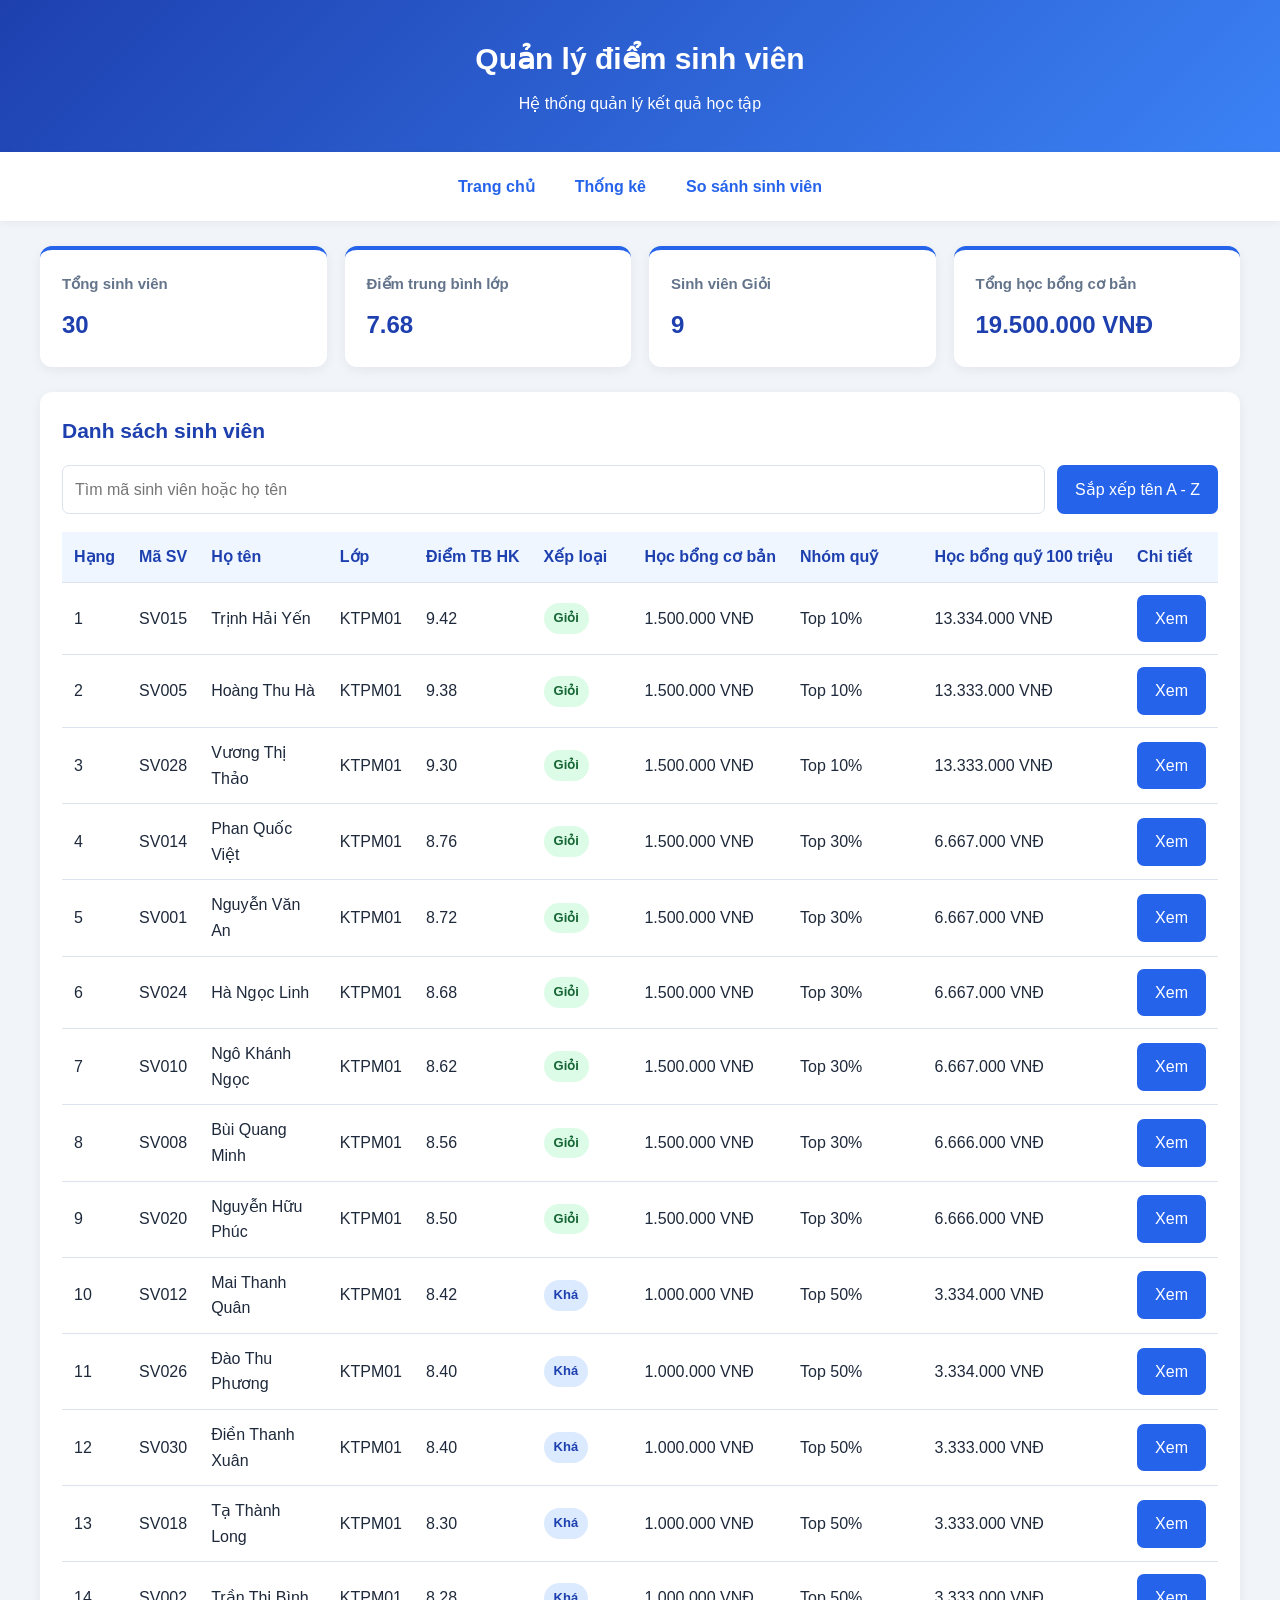
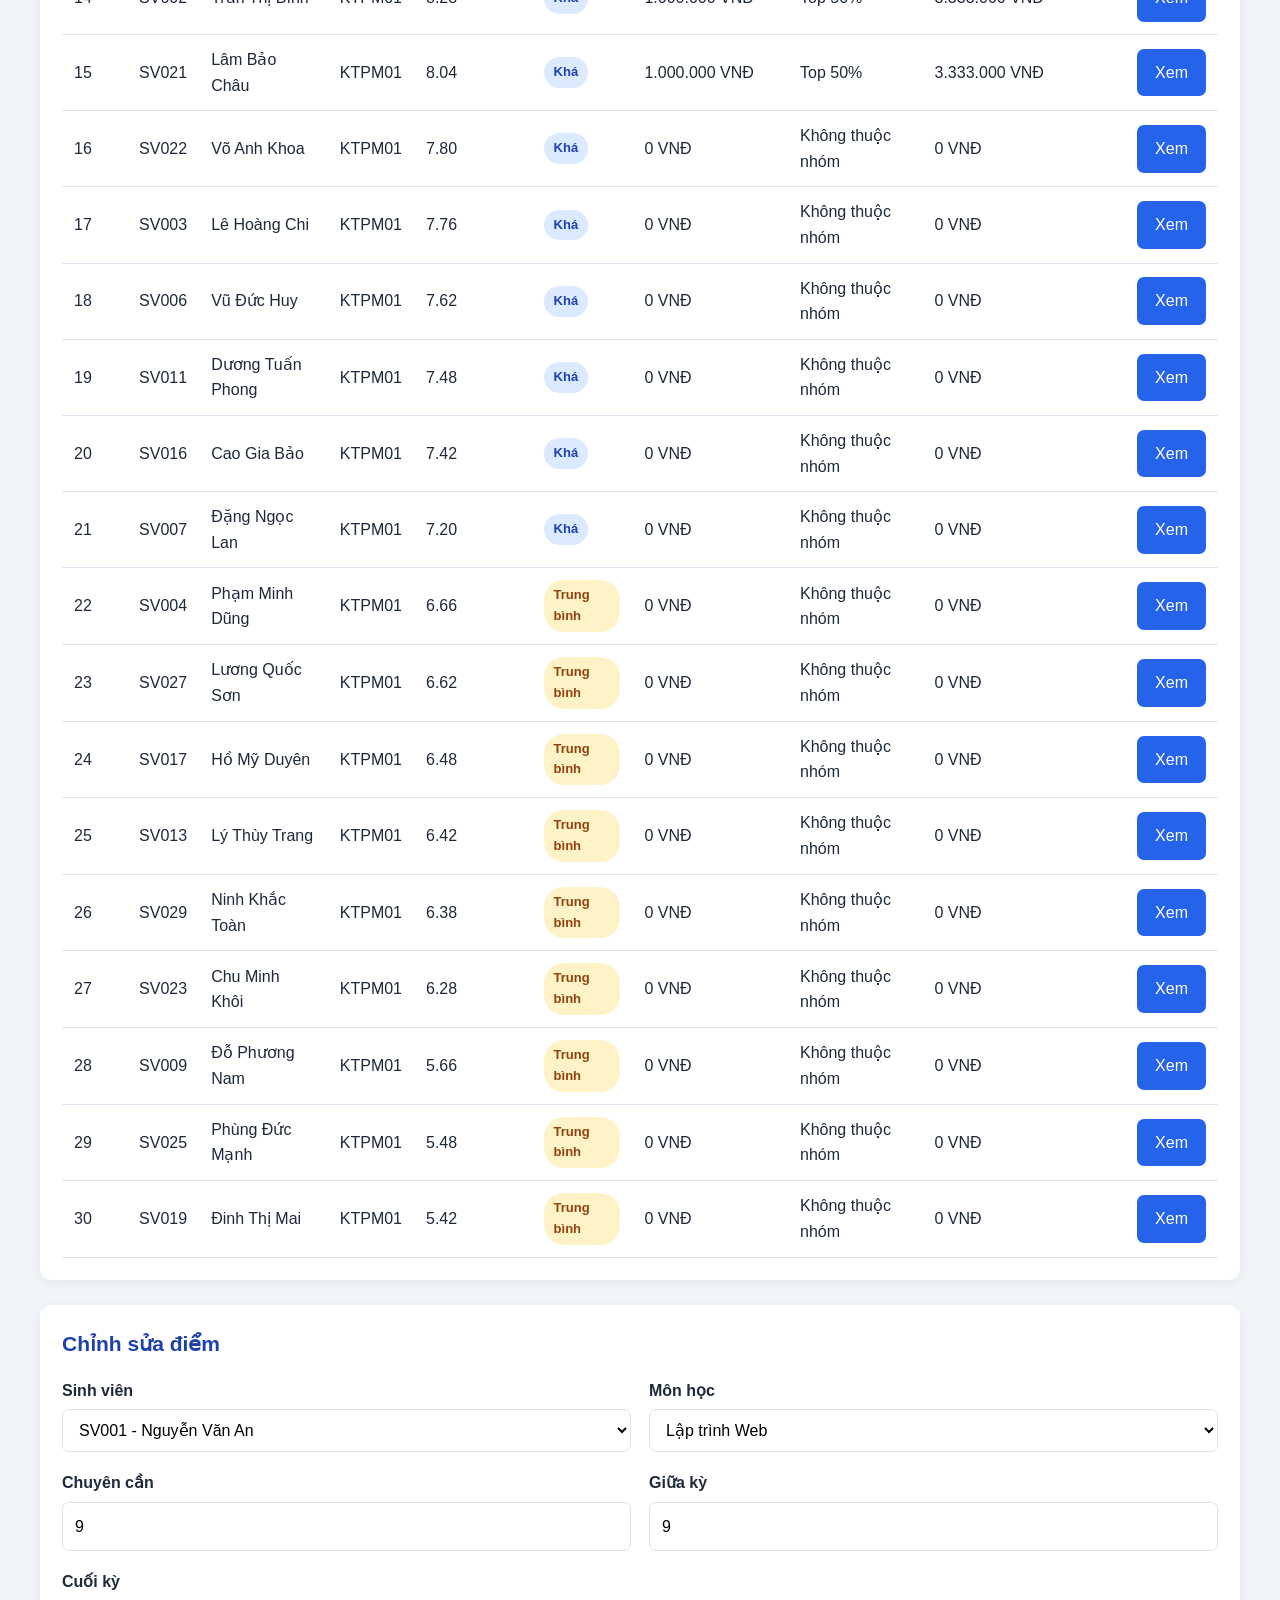
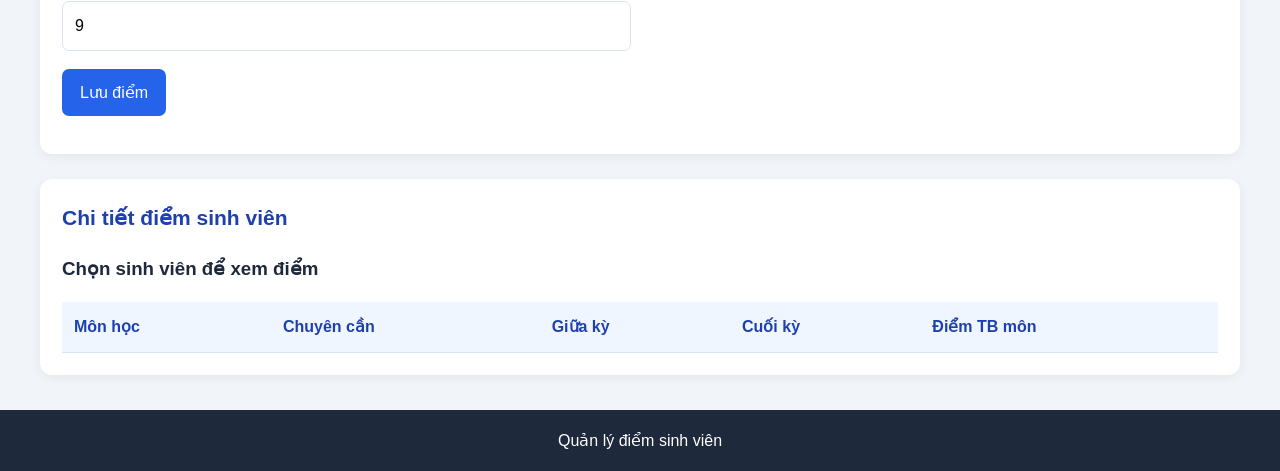
<file: index.html>
<!DOCTYPE html>
<html lang="vi">
<head>
  <meta charset="UTF-8">
  <meta name="viewport" content="width=device-width, initial-scale=1.0">
  <title>Quản lý điểm sinh viên</title>
  <link rel="stylesheet" href="style.css">
</head>
<body data-page="home">

<header>
  <h1>Quản lý điểm sinh viên</h1>
  <p>Hệ thống quản lý kết quả học tập</p>
</header>

<nav>
  <a href="index.html">Trang chủ</a>
  <a href="statistics.html">Thống kê</a>
  <a href="comparison.html">So sánh sinh viên</a>
</nav>

<main class="container">

  <section class="summary-grid">
    <div class="card">
      <h3>Tổng sinh viên</h3>
      <p id="totalStudents">0</p>
    </div>

    <div class="card">
      <h3>Điểm trung bình lớp</h3>
      <p id="classAverage">0</p>
    </div>

    <div class="card">
      <h3>Sinh viên Giỏi</h3>
      <p id="excellentCount">0</p>
    </div>

    <div class="card">
      <h3>Tổng học bổng cơ bản</h3>
      <p id="totalScholarship">0</p>
    </div>
  </section>

  <section class="panel">
    <h2>Danh sách sinh viên</h2>

    <div class="toolbar">
      <input id="searchInput" type="text"
             placeholder="Tìm mã sinh viên hoặc họ tên">

      <button id="sortButton" type="button">
        Sắp xếp tên A - Z
      </button>
    </div>

    <div class="table-wrapper">
      <table>
        <thead>
          <tr>
            <th>Hạng</th>
            <th>Mã SV</th>
            <th>Họ tên</th>
            <th>Lớp</th>
            <th>Điểm TB HK</th>
            <th>Xếp loại</th>
            <th>Học bổng cơ bản</th>
            <th>Nhóm quỹ</th>
            <th>Học bổng quỹ 100 triệu</th>
            <th>Chi tiết</th>
          </tr>
        </thead>
        <tbody id="studentTable"></tbody>
      </table>
    </div>
  </section>

  <section class="panel">
    <h2>Chỉnh sửa điểm</h2>

    <form id="editStudent">
      <div class="form-grid">
        <div>
          <label for="editStudentId">Sinh viên</label>
          <select id="editStudentId" required></select>
        </div>

        <div>
          <label for="editSubject">Môn học</label>
          <select id="editSubject" required></select>
        </div>

        <div>
          <label for="attendance">Chuyên cần</label>
          <input id="attendance" type="number"
                 min="0" max="10" step="0.1" required>
        </div>

        <div>
          <label for="midterm">Giữa kỳ</label>
          <input id="midterm" type="number"
                 min="0" max="10" step="0.1" required>
        </div>

        <div>
          <label for="finalExam">Cuối kỳ</label>
          <input id="finalExam" type="number"
                 min="0" max="10" step="0.1" required>
        </div>
      </div>

      <button type="submit">Lưu điểm</button>
      <p id="editMessage"></p>
    </form>
  </section>

  <section class="panel">
    <h2>Chi tiết điểm sinh viên</h2>
    <h3 id="detailStudentName">Chọn sinh viên để xem điểm</h3>

    <div class="table-wrapper">
      <table>
        <thead>
          <tr>
            <th>Môn học</th>
            <th>Chuyên cần</th>
            <th>Giữa kỳ</th>
            <th>Cuối kỳ</th>
            <th>Điểm TB môn</th>
          </tr>
        </thead>
        <tbody id="detailTable"></tbody>
      </table>
    </div>
  </section>

</main>

<footer>
  <p>Quản lý điểm sinh viên</p>
</footer>

<script src="app.js"></script>
</body>
</html>
</file>
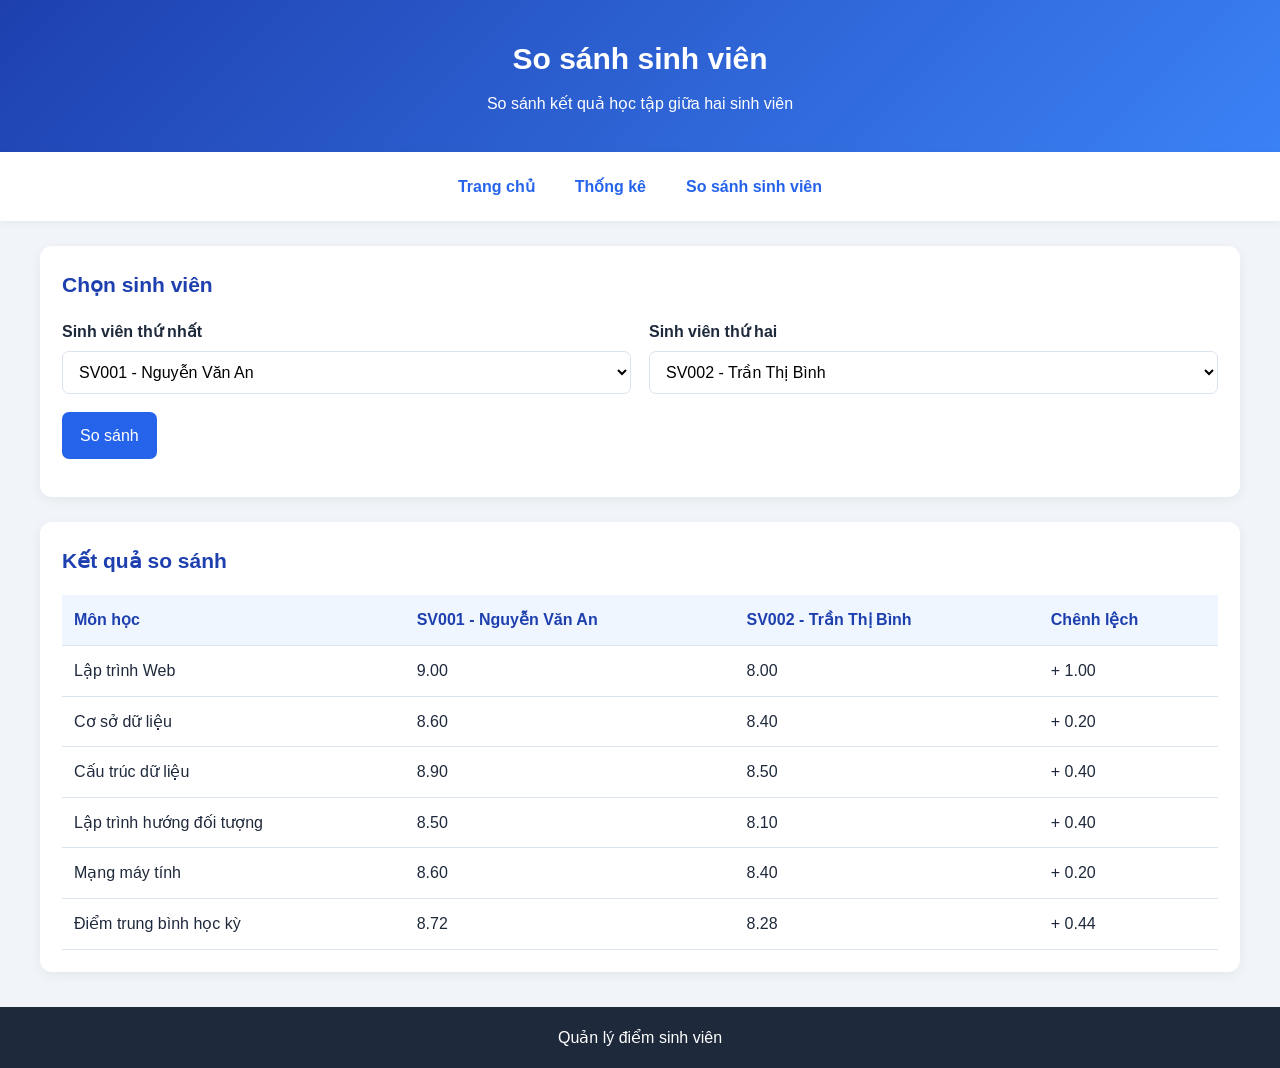
<file: comparison.html>
<!DOCTYPE html>
<html lang="vi">
<head>
  <meta charset="UTF-8">
  <meta name="viewport" content="width=device-width, initial-scale=1.0">
  <title>So sánh sinh viên</title>
  <link rel="stylesheet" href="style.css">
</head>
<body data-page="comparison">

<header>
  <h1>So sánh sinh viên</h1>
  <p>So sánh kết quả học tập giữa hai sinh viên</p>
</header>

<nav>
  <a href="index.html">Trang chủ</a>
  <a href="statistics.html">Thống kê</a>
  <a href="comparison.html">So sánh sinh viên</a>
</nav>

<main class="container">

  <section class="panel">
    <h2>Chọn sinh viên</h2>

    <div class="form-grid">
      <div>
        <label for="student1">Sinh viên thứ nhất</label>
        <select id="student1"></select>
      </div>

      <div>
        <label for="student2">Sinh viên thứ hai</label>
        <select id="student2"></select>
      </div>
    </div>

    <button id="compareButton" type="button">So sánh</button>
    <p id="comparisonMessage"></p>
  </section>

  <section class="panel">
    <h2>Kết quả so sánh</h2>

    <div class="table-wrapper">
      <table>
        <thead>
          <tr>
            <th>Môn học</th>
            <th id="student1Name">Sinh viên 1</th>
            <th id="student2Name">Sinh viên 2</th>
            <th>Chênh lệch</th>
          </tr>
        </thead>
        <tbody id="comparisonTable"></tbody>
      </table>
    </div>
  </section>

</main>

<footer>
  <p>Quản lý điểm sinh viên</p>
</footer>

<script src="app.js"></script>
</body>
</html>
</file>
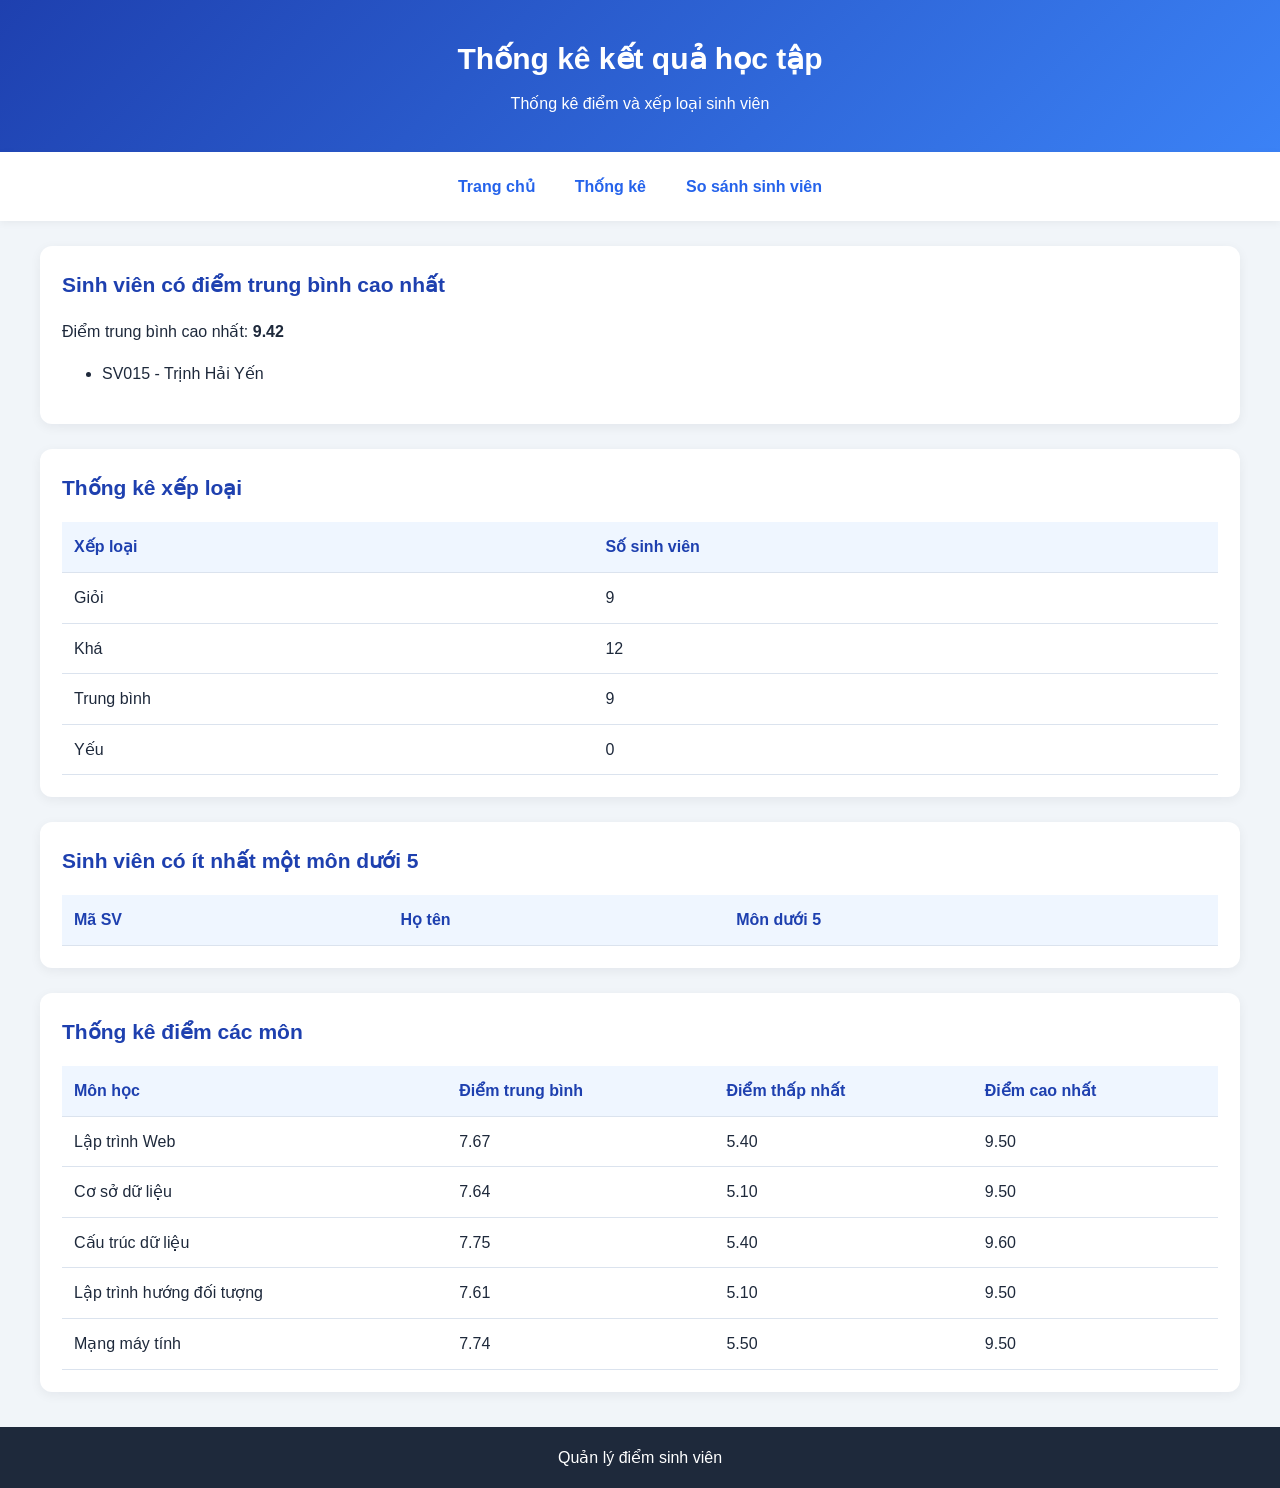
<file: statistics.html>
<!DOCTYPE html>
<html lang="vi">
<head>
  <meta charset="UTF-8">
  <meta name="viewport" content="width=device-width, initial-scale=1.0">
  <title>Thống kê kết quả học tập</title>
  <link rel="stylesheet" href="style.css">
</head>
<body data-page="statistics">

<header>
  <h1>Thống kê kết quả học tập</h1>
  <p>Thống kê điểm và xếp loại sinh viên</p>
</header>

<nav>
  <a href="index.html">Trang chủ</a>
  <a href="statistics.html">Thống kê</a>
  <a href="comparison.html">So sánh sinh viên</a>
</nav>

<main class="container">

  <section class="panel">
    <h2>Sinh viên có điểm trung bình cao nhất</h2>
    <div id="highestAverage"></div>
  </section>

  <section class="panel">
    <h2>Thống kê xếp loại</h2>
    <div class="table-wrapper">
      <table>
        <thead>
          <tr>
            <th>Xếp loại</th>
            <th>Số sinh viên</th>
          </tr>
        </thead>
        <tbody id="classificationTable"></tbody>
      </table>
    </div>
  </section>

  <section class="panel">
    <h2>Sinh viên có ít nhất một môn dưới 5</h2>
    <div class="table-wrapper">
      <table>
        <thead>
          <tr>
            <th>Mã SV</th>
            <th>Họ tên</th>
            <th>Môn dưới 5</th>
          </tr>
        </thead>
        <tbody id="belowFiveTable"></tbody>
      </table>
    </div>
  </section>

  <section class="panel">
    <h2>Thống kê điểm các môn</h2>
    <div class="table-wrapper">
      <table>
        <thead>
          <tr>
            <th>Môn học</th>
            <th>Điểm trung bình</th>
            <th>Điểm thấp nhất</th>
            <th>Điểm cao nhất</th>
          </tr>
        </thead>
        <tbody id="subjectStatistics"></tbody>
      </table>
    </div>
  </section>

</main>

<footer>
  <p>Quản lý điểm sinh viên</p>
</footer>

<script src="app.js"></script>
</body>
</html>
</file>
<file: style.css>
* {
  box-sizing: border-box;
}

:root {
  --primary: #2563eb;
  --primary-dark: #1e40af;
  --background: #f1f5f9;
  --text: #1e293b;
  --muted: #64748b;
  --border: #dbe3ee;
}

body {
  margin: 0;
  font-family: Arial, Helvetica, sans-serif;
  line-height: 1.6;
  color: var(--text);
  background: var(--background);
}

header {
  padding: 35px 20px;
  color: white;
  text-align: center;
  background: linear-gradient(135deg, #1e40af, #3b82f6);
}

header h1 {
  margin: 0 0 8px;
  font-size: 30px;
}

header p {
  margin: 0;
}

nav {
  display: flex;
  justify-content: center;
  flex-wrap: wrap;
  gap: 8px;
  padding: 12px;
  background: white;
  box-shadow: 0 2px 8px rgba(0, 0, 0, 0.05);
}

nav a {
  padding: 10px 16px;
  color: var(--primary);
  font-weight: bold;
  text-decoration: none;
  border-radius: 8px;
}

nav a:hover {
  background: #eff6ff;
}

.container {
  width: min(1200px, 94%);
  margin: 25px auto;
}

.summary-grid {
  display: grid;
  grid-template-columns: repeat(4, 1fr);
  gap: 18px;
  margin-bottom: 25px;
}

.card,
.panel {
  padding: 22px;
  background: white;
  border-radius: 12px;
  box-shadow: 0 3px 12px rgba(15, 23, 42, 0.06);
}

.card {
  border-top: 4px solid var(--primary);
}

.card h3 {
  margin: 0 0 10px;
  color: var(--muted);
  font-size: 15px;
}

.card p {
  margin: 0;
  color: var(--primary-dark);
  font-size: 24px;
  font-weight: bold;
  overflow-wrap: anywhere;
}

.panel {
  margin-bottom: 25px;
}

.panel h2 {
  margin-top: 0;
  color: var(--primary-dark);
  font-size: 21px;
}

.toolbar {
  display: flex;
  flex-wrap: wrap;
  gap: 12px;
  margin-bottom: 18px;
}

input,
select {
  width: 100%;
  padding: 11px 12px;
  border: 1px solid var(--border);
  border-radius: 7px;
  background: white;
  font: inherit;
}

.toolbar input {
  flex: 1;
  min-width: 220px;
}

input:focus,
select:focus {
  outline: 2px solid #bfdbfe;
  border-color: var(--primary);
}

button {
  padding: 11px 18px;
  border: none;
  border-radius: 7px;
  background: var(--primary);
  color: white;
  font: inherit;
  cursor: pointer;
}

button:hover {
  background: var(--primary-dark);
}

.table-wrapper {
  width: 100%;
  overflow-x: auto;
}

table {
  width: 100%;
  border-collapse: collapse;
  min-width: 750px;
}

th,
td {
  padding: 12px;
  text-align: left;
  border-bottom: 1px solid var(--border);
}

th {
  background: #eff6ff;
  color: #1e40af;
  white-space: nowrap;
}

tbody tr:hover {
  background: #f8fafc;
}

.badge {
  display: inline-block;
  padding: 5px 10px;
  border-radius: 20px;
  font-size: 13px;
  font-weight: bold;
}

.badge.Giỏi {
  background: #dcfce7;
  color: #166534;
}

.badge.Khá {
  background: #dbeafe;
  color: #1e40af;
}

.badge.Trung-bình {
  background: #fef3c7;
  color: #92400e;
}

.badge.Yếu {
  background: #fee2e2;
  color: #991b1b;
}

.form-grid {
  display: grid;
  grid-template-columns: repeat(2, 1fr);
  gap: 18px;
  margin-bottom: 18px;
}

.form-grid label {
  display: block;
  margin-bottom: 6px;
  font-weight: bold;
}

#editMessage,
#comparisonMessage {
  color: #166534;
  font-weight: bold;
}

.error {
  padding: 12px;
  color: #991b1b;
  background: #fee2e2;
  text-align: center;
}

footer {
  margin-top: 35px;
  padding: 18px;
  color: white;
  background: #1e293b;
  text-align: center;
}

footer p {
  margin: 0;
}

@media (max-width: 900px) {
  .summary-grid {
    grid-template-columns: repeat(2, 1fr);
  }
}

@media (max-width: 600px) {
  header {
    padding: 25px 12px;
  }

  header h1 {
    font-size: 23px;
  }

  nav {
    flex-direction: column;
    align-items: stretch;
  }

  nav a {
    text-align: center;
  }

  .summary-grid {
    grid-template-columns: 1fr;
  }

  .container {
    width: 95%;
  }

  .panel,
  .card {
    padding: 15px;
  }

  .form-grid {
    grid-template-columns: 1fr;
  }

  .toolbar {
    flex-direction: column;
  }
}
</file>
